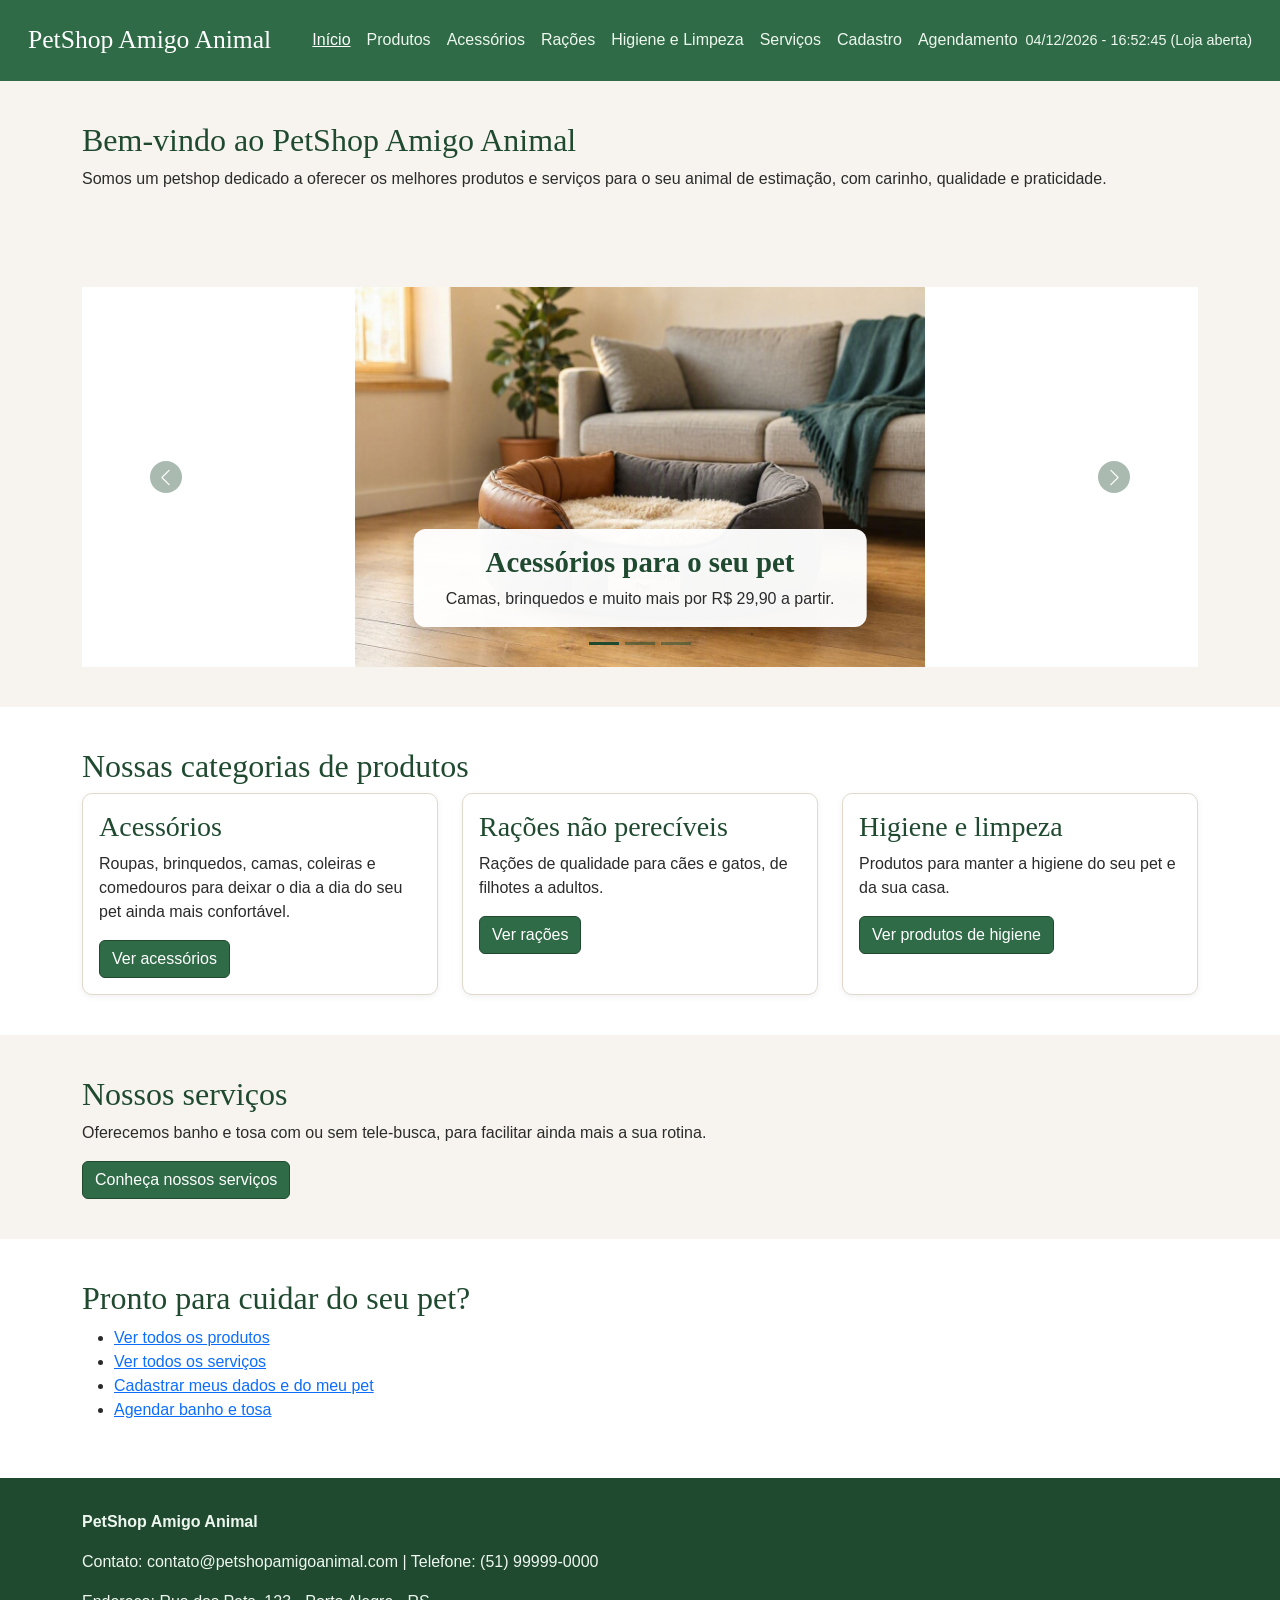
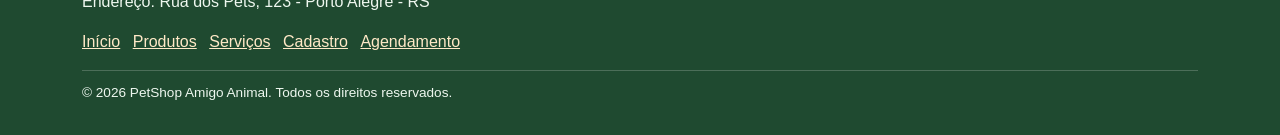
<file: index.html>
<!doctype html>
<html lang="pt-BR">
  <head>
    <meta charset="UTF-8" />
    <meta name="viewport" content="width=device-width, initial-scale=1.0" />
    <title>PetShop Amigo Animal - Início</title>

    <!-- Bootstrap 5 via CDN: usado para grid, navbar, cards e carrossel -->
    <link
      href="https://cdn.jsdelivr.net/npm/bootstrap@5.3.3/dist/css/bootstrap.min.css"
      rel="stylesheet"
    />
    <!-- CSS próprio: identidade visual do petshop -->
    <link rel="stylesheet" href="css/style.css" />
  </head>
  <body>
    <!-- Cabeçalho com navegação responsiva (navbar do Bootstrap) -->
    <header class="site-header">
      <nav class="navbar navbar-expand-lg navbar-dark">
        <div class="container-fluid">
          <a class="navbar-brand" href="index.html">
            <h1>PetShop Amigo Animal</h1>
          </a>
          <button
            class="navbar-toggler"
            type="button"
            data-bs-toggle="collapse"
            data-bs-target="#menuPrincipal"
            aria-controls="menuPrincipal"
            aria-expanded="false"
            aria-label="Abrir menu de navegação"
          >
            <span class="navbar-toggler-icon"></span>
          </button>
          <div class="collapse navbar-collapse" id="menuPrincipal">
            <ul class="navbar-nav ms-auto mb-2 mb-lg-0">
              <li class="nav-item">
                <a class="nav-link active" aria-current="page" href="index.html"
                  >Início</a
                >
              </li>
              <li class="nav-item">
                <a class="nav-link" href="produtos.html">Produtos</a>
              </li>
              <li class="nav-item">
                <a class="nav-link" href="acessorios.html">Acessórios</a>
              </li>
              <li class="nav-item">
                <a class="nav-link" href="racoes.html">Rações</a>
              </li>
              <li class="nav-item">
                <a class="nav-link" href="higiene.html">Higiene e Limpeza</a>
              </li>
              <li class="nav-item">
                <a class="nav-link" href="servicos.html">Serviços</a>
              </li>
              <li class="nav-item">
                <a class="nav-link" href="cadastro.html">Cadastro</a>
              </li>
              <li class="nav-item">
                <a class="nav-link" href="agendamento.html">Agendamento</a>
              </li>
            </ul>
          </div>
          <!-- Relógio dinâmico, atualizado via JavaScript (função temporal) -->
          <div id="relogio" aria-live="polite"></div>
        </div>
      </nav>
    </header>

    <main>
      <section class="secao">
        <div class="container">
          <h2>Bem-vindo ao PetShop Amigo Animal</h2>
          <p>
            Somos um petshop dedicado a oferecer os melhores produtos e serviços
            para o seu animal de estimação, com carinho, qualidade e
            praticidade.
          </p>
        </div>
      </section>

      <!-- Carrossel Bootstrap: obrigatório na Fase 2, com controles e acessibilidade -->
      <section class="secao" aria-label="Destaques do petshop">
        <div class="container">
          <div
            id="carrossel-destaques"
            class="carousel slide"
            data-bs-ride="carousel"
          >
            <div class="carousel-indicators">
              <button
                type="button"
                data-bs-target="#carrossel-destaques"
                data-bs-slide-to="0"
                class="active"
                aria-current="true"
                aria-label="Slide 1: Acessórios"
              ></button>
              <button
                type="button"
                data-bs-target="#carrossel-destaques"
                data-bs-slide-to="1"
                aria-label="Slide 2: Rações"
              ></button>
              <button
                type="button"
                data-bs-target="#carrossel-destaques"
                data-bs-slide-to="2"
                aria-label="Slide 3: Banho e tosa"
              ></button>
            </div>
            <div class="carousel-inner">
              <div class="carousel-item active">
                <img
                  src="imagens/Acessorio1.jpg"
                  class="d-block w-100"
                  alt="Cama Conforto Pet, acessório em destaque"
                />
                <div class="carousel-caption d-none d-md-block">
                  <h3>Acessórios para o seu pet</h3>
                  <p>Camas, brinquedos e muito mais por R$ 29,90 a partir.</p>
                </div>
              </div>
              <div class="carousel-item">
                <img
                  src="imagens/racao-cao.jpg"
                  class="d-block w-100"
                  alt="Embalagem de ração premium para cães em destaque"
                />
                <div class="carousel-caption d-none d-md-block">
                  <h3>Rações de qualidade</h3>
                  <p>Alimentação completa para cães e gatos.</p>
                </div>
              </div>
              <div class="carousel-item">
                <img
                  src="imagens/banho-e-tosa.jpg"
                  class="d-block w-100"
                  alt="Ilustração do serviço de banho e tosa"
                />
                <div class="carousel-caption d-none d-md-block">
                  <h3>Banho e Tosa</h3>
                  <p>
                    Com ou sem tele-busca, do jeito que for melhor para você.
                  </p>
                </div>
              </div>
            </div>
            <button
              class="carousel-control-prev"
              type="button"
              data-bs-target="#carrossel-destaques"
              data-bs-slide="prev"
            >
              <span
                class="carousel-control-prev-icon"
                aria-hidden="true"
              ></span>
              <span class="visually-hidden">Anterior</span>
            </button>
            <button
              class="carousel-control-next"
              type="button"
              data-bs-target="#carrossel-destaques"
              data-bs-slide="next"
            >
              <span
                class="carousel-control-next-icon"
                aria-hidden="true"
              ></span>
              <span class="visually-hidden">Próximo</span>
            </button>
          </div>
        </div>
      </section>

      <section class="secao secao-clara">
        <div class="container">
          <h2>Nossas categorias de produtos</h2>
          <div class="row g-4">
            <div class="col-md-4">
              <article class="card-produto p-3">
                <h3>Acessórios</h3>
                <p>
                  Roupas, brinquedos, camas, coleiras e comedouros para deixar o
                  dia a dia do seu pet ainda mais confortável.
                </p>
                <a class="btn btn-petshop" href="acessorios.html"
                  >Ver acessórios</a
                >
              </article>
            </div>
            <div class="col-md-4">
              <article class="card-produto p-3">
                <h3>Rações não perecíveis</h3>
                <p>
                  Rações de qualidade para cães e gatos, de filhotes a adultos.
                </p>
                <a class="btn btn-petshop" href="racoes.html">Ver rações</a>
              </article>
            </div>
            <div class="col-md-4">
              <article class="card-produto p-3">
                <h3>Higiene e limpeza</h3>
                <p>Produtos para manter a higiene do seu pet e da sua casa.</p>
                <a class="btn btn-petshop" href="higiene.html"
                  >Ver produtos de higiene</a
                >
              </article>
            </div>
          </div>
        </div>
      </section>

      <section class="secao">
        <div class="container">
          <h2>Nossos serviços</h2>
          <p>
            Oferecemos banho e tosa com ou sem tele-busca, para facilitar ainda
            mais a sua rotina.
          </p>
          <a class="btn btn-petshop" href="servicos.html"
            >Conheça nossos serviços</a
          >
        </div>
      </section>

      <section class="secao secao-clara">
        <div class="container">
          <h2>Pronto para cuidar do seu pet?</h2>
          <ul>
            <li><a href="produtos.html">Ver todos os produtos</a></li>
            <li><a href="servicos.html">Ver todos os serviços</a></li>
            <li>
              <a href="cadastro.html">Cadastrar meus dados e do meu pet</a>
            </li>
            <li><a href="agendamento.html">Agendar banho e tosa</a></li>
          </ul>
        </div>
      </section>
    </main>

    <footer class="site-footer">
      <div class="container">
        <p><strong>PetShop Amigo Animal</strong></p>
        <p></p>
        <p>
          Contato: contato@petshopamigoanimal.com | Telefone: (51) 99999-0000
        </p>
        <p>Endereço: Rua dos Pets, 123 - Porto Alegre - RS</p>
        <nav aria-label="Links do rodapé">
          <ul class="list-inline">
            <li class="list-inline-item"><a href="index.html">Início</a></li>
            <li class="list-inline-item">
              <a href="produtos.html">Produtos</a>
            </li>
            <li class="list-inline-item">
              <a href="servicos.html">Serviços</a>
            </li>
            <li class="list-inline-item">
              <a href="cadastro.html">Cadastro</a>
            </li>
            <li class="list-inline-item">
              <a href="agendamento.html">Agendamento</a>
            </li>
          </ul>
        </nav>
        <p class="copyright">
          &copy; 2026 PetShop Amigo Animal. Todos os direitos reservados.
        </p>
      </div>
    </footer>

    <!-- Bootstrap JS (necessário para navbar responsiva e carrossel) -->
    <script src="https://cdn.jsdelivr.net/npm/bootstrap@5.3.3/dist/js/bootstrap.bundle.min.js"></script>
    <!-- Script próprio: relógio, validações e interações -->
    <script src="js/script.js"></script>
  </body>
</html>
</file>
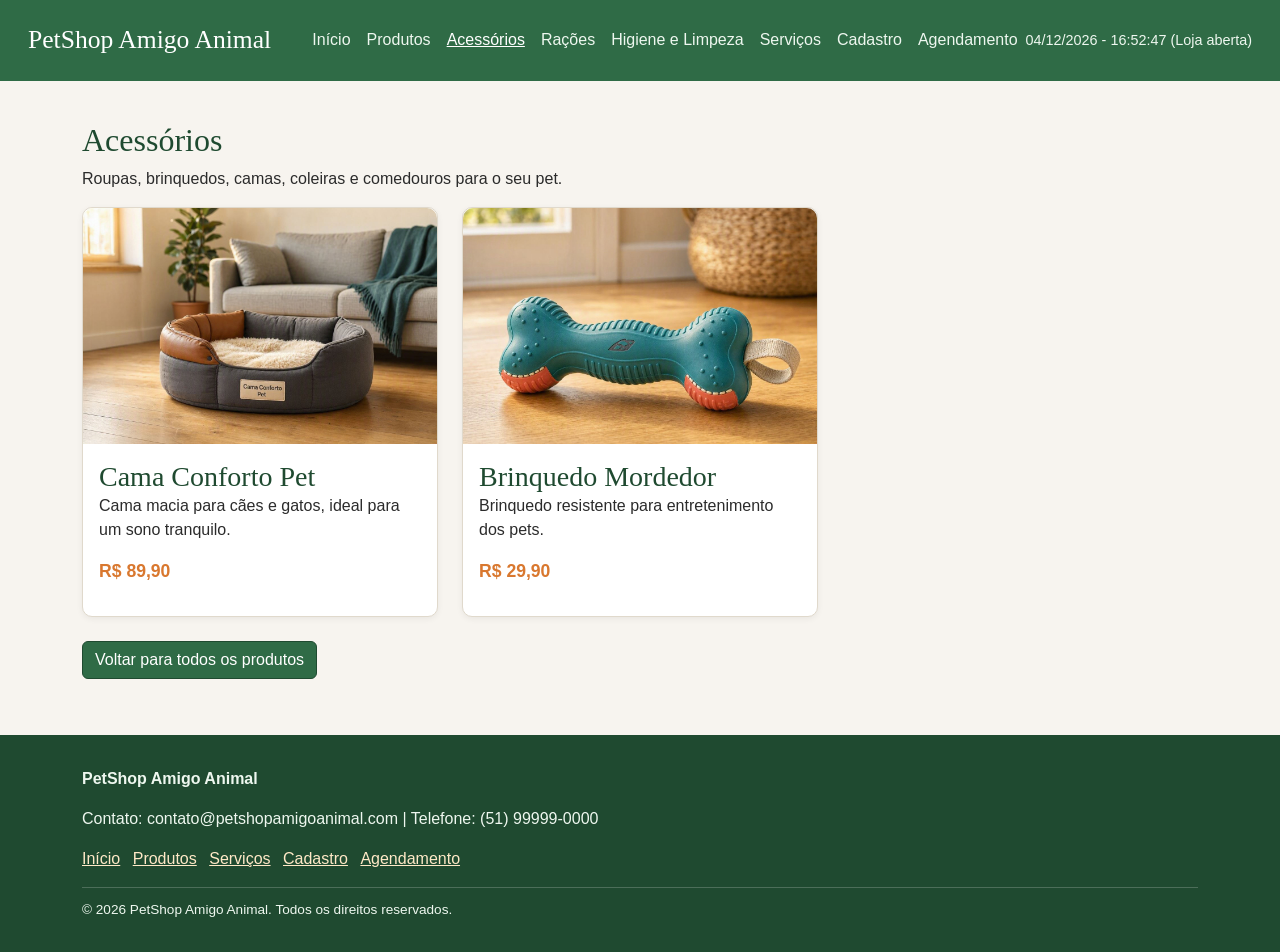
<file: acessorios.html>
<!doctype html>
<html lang="pt-BR">
  <head>
    <meta charset="UTF-8" />
    <meta name="viewport" content="width=device-width, initial-scale=1.0" />
    <title>PetShop Amigo Animal - Acessórios</title>
    <link
      href="https://cdn.jsdelivr.net/npm/bootstrap@5.3.3/dist/css/bootstrap.min.css"
      rel="stylesheet"
    />
    <link rel="stylesheet" href="css/style.css" />
  </head>
  <body>
    <header class="site-header">
      <nav class="navbar navbar-expand-lg navbar-dark">
        <div class="container-fluid">
          <a class="navbar-brand" href="index.html"
            ><h1>PetShop Amigo Animal</h1></a
          >
          <button
            class="navbar-toggler"
            type="button"
            data-bs-toggle="collapse"
            data-bs-target="#menuPrincipal"
            aria-controls="menuPrincipal"
            aria-expanded="false"
            aria-label="Abrir menu de navegação"
          >
            <span class="navbar-toggler-icon"></span>
          </button>
          <div class="collapse navbar-collapse" id="menuPrincipal">
            <ul class="navbar-nav ms-auto mb-2 mb-lg-0">
              <li class="nav-item">
                <a class="nav-link" href="index.html">Início</a>
              </li>
              <li class="nav-item">
                <a class="nav-link" href="produtos.html">Produtos</a>
              </li>
              <li class="nav-item">
                <a
                  class="nav-link active"
                  aria-current="page"
                  href="acessorios.html"
                  >Acessórios</a
                >
              </li>
              <li class="nav-item">
                <a class="nav-link" href="racoes.html">Rações</a>
              </li>
              <li class="nav-item">
                <a class="nav-link" href="higiene.html">Higiene e Limpeza</a>
              </li>
              <li class="nav-item">
                <a class="nav-link" href="servicos.html">Serviços</a>
              </li>
              <li class="nav-item">
                <a class="nav-link" href="cadastro.html">Cadastro</a>
              </li>
              <li class="nav-item">
                <a class="nav-link" href="agendamento.html">Agendamento</a>
              </li>
            </ul>
          </div>
          <div id="relogio" aria-live="polite"></div>
        </div>
      </nav>
    </header>

    <main>
      <section class="secao">
        <div class="container">
          <h2>Acessórios</h2>
          <p>
            Roupas, brinquedos, camas, coleiras e comedouros para o seu pet.
          </p>

          <div class="row g-4">
            <div class="col-sm-6 col-lg-4">
              <article class="card-produto">
                <img
                  src="imagens/Acessorio1.jpg"
                  class="w-100"
                  alt="Cama macia para cães e gatos, na cor bege"
                />
                <div class="p-3">
                  <h3 class="card-title">Cama Conforto Pet</h3>
                  <p>
                    Cama macia para cães e gatos, ideal para um sono tranquilo.
                  </p>
                  <p class="preco">R$ 89,90</p>
                </div>
              </article>
            </div>
            <div class="col-sm-6 col-lg-4">
              <article class="card-produto">
                <img
                  src="imagens/Acessorio2.jpg"
                  class="w-100"
                  alt="Brinquedo mordedor resistente na cor verde"
                />
                <div class="p-3">
                  <h3 class="card-title">Brinquedo Mordedor</h3>
                  <p>Brinquedo resistente para entretenimento dos pets.</p>
                  <p class="preco">R$ 29,90</p>
                </div>
              </article>
            </div>
          </div>

          <p class="mt-4">
            <a class="btn btn-petshop" href="produtos.html"
              >Voltar para todos os produtos</a
            >
          </p>
        </div>
      </section>
    </main>

    <footer class="site-footer">
      <div class="container">
        <p><strong>PetShop Amigo Animal</strong></p>
        <p></p>
        <p>
          Contato: contato@petshopamigoanimal.com | Telefone: (51) 99999-0000
        </p>
        <nav aria-label="Links do rodapé">
          <ul class="list-inline">
            <li class="list-inline-item"><a href="index.html">Início</a></li>
            <li class="list-inline-item">
              <a href="produtos.html">Produtos</a>
            </li>
            <li class="list-inline-item">
              <a href="servicos.html">Serviços</a>
            </li>
            <li class="list-inline-item">
              <a href="cadastro.html">Cadastro</a>
            </li>
            <li class="list-inline-item">
              <a href="agendamento.html">Agendamento</a>
            </li>
          </ul>
        </nav>
        <p class="copyright">
          &copy; 2026 PetShop Amigo Animal. Todos os direitos reservados.
        </p>
      </div>
    </footer>

    <script src="https://cdn.jsdelivr.net/npm/bootstrap@5.3.3/dist/js/bootstrap.bundle.min.js"></script>
    <script src="js/script.js"></script>
  </body>
</html>
</file>
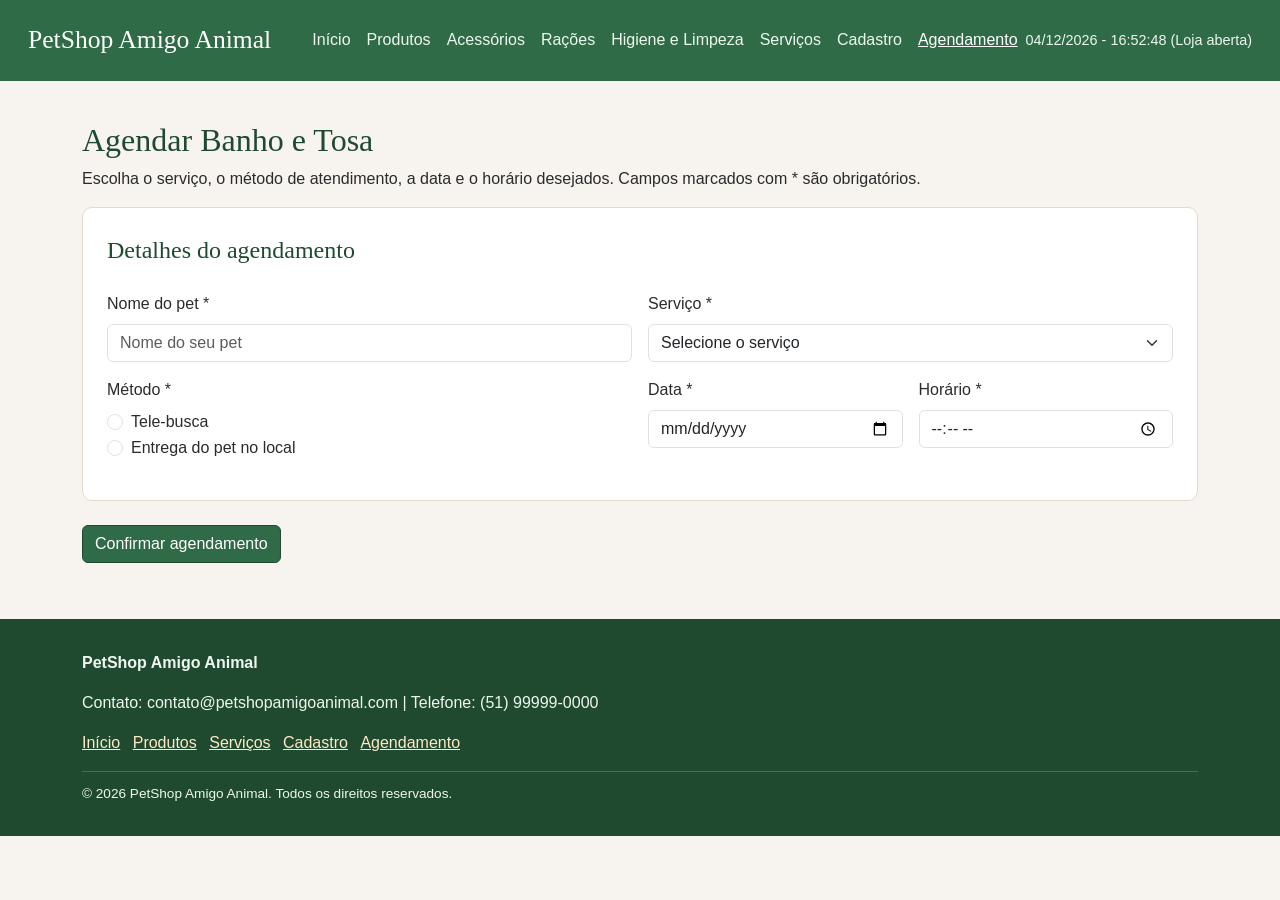
<file: agendamento.html>
<!doctype html>
<html lang="pt-BR">
  <head>
    <meta charset="UTF-8" />
    <meta name="viewport" content="width=device-width, initial-scale=1.0" />
    <title>PetShop Amigo Animal - Agendamento</title>
    <link
      href="https://cdn.jsdelivr.net/npm/bootstrap@5.3.3/dist/css/bootstrap.min.css"
      rel="stylesheet"
    />
    <link rel="stylesheet" href="css/style.css" />
  </head>
  <body>
    <header class="site-header">
      <nav class="navbar navbar-expand-lg navbar-dark">
        <div class="container-fluid">
          <a class="navbar-brand" href="index.html"
            ><h1>PetShop Amigo Animal</h1></a
          >
          <button
            class="navbar-toggler"
            type="button"
            data-bs-toggle="collapse"
            data-bs-target="#menuPrincipal"
            aria-controls="menuPrincipal"
            aria-expanded="false"
            aria-label="Abrir menu de navegação"
          >
            <span class="navbar-toggler-icon"></span>
          </button>
          <div class="collapse navbar-collapse" id="menuPrincipal">
            <ul class="navbar-nav ms-auto mb-2 mb-lg-0">
              <li class="nav-item">
                <a class="nav-link" href="index.html">Início</a>
              </li>
              <li class="nav-item">
                <a class="nav-link" href="produtos.html">Produtos</a>
              </li>
              <li class="nav-item">
                <a class="nav-link" href="acessorios.html">Acessórios</a>
              </li>
              <li class="nav-item">
                <a class="nav-link" href="racoes.html">Rações</a>
              </li>
              <li class="nav-item">
                <a class="nav-link" href="higiene.html">Higiene e Limpeza</a>
              </li>
              <li class="nav-item">
                <a class="nav-link" href="servicos.html">Serviços</a>
              </li>
              <li class="nav-item">
                <a class="nav-link" href="cadastro.html">Cadastro</a>
              </li>
              <li class="nav-item">
                <a
                  class="nav-link active"
                  aria-current="page"
                  href="agendamento.html"
                  >Agendamento</a
                >
              </li>
            </ul>
          </div>
          <div id="relogio" aria-live="polite"></div>
        </div>
      </nav>
    </header>

    <main>
      <section class="secao">
        <div class="container">
          <h2>Agendar Banho e Tosa</h2>
          <p>
            Escolha o serviço, o método de atendimento, a data e o horário
            desejados. Campos marcados com * são obrigatórios.
          </p>

          <form id="form-agendamento" novalidate>
            <fieldset class="form-secao">
              <legend>Detalhes do agendamento</legend>

              <div class="row g-3">
                <div class="col-md-6">
                  <label for="nome-pet-agendamento" class="form-label"
                    >Nome do pet *</label
                  >
                  <input
                    type="text"
                    class="form-control"
                    id="nome-pet-agendamento"
                    name="nome-pet-agendamento"
                    placeholder="Nome do seu pet"
                    required
                  />
                </div>

                <div class="col-md-6">
                  <label for="servico" class="form-label">Serviço *</label>
                  <select
                    class="form-select"
                    id="servico"
                    name="servico"
                    required
                  >
                    <option value="" selected disabled>
                      Selecione o serviço
                    </option>
                    <option value="Banho e Tosa">Banho e Tosa</option>
                  </select>
                </div>

                <div class="col-md-6">
                  <label class="form-label d-block">Método *</label>
                  <div class="form-check">
                    <input
                      class="form-check-input"
                      type="radio"
                      name="metodo"
                      id="metodo-tele-busca"
                      value="tele-busca"
                      required
                    />
                    <label class="form-check-label" for="metodo-tele-busca"
                      >Tele-busca</label
                    >
                  </div>
                  <div class="form-check">
                    <input
                      class="form-check-input"
                      type="radio"
                      name="metodo"
                      id="metodo-local"
                      value="entrega-local"
                    />
                    <label class="form-check-label" for="metodo-local"
                      >Entrega do pet no local</label
                    >
                  </div>
                  <!-- Mensagem de orientação, atualizada dinamicamente conforme o método escolhido -->
                  <p
                    id="orientacao-metodo"
                    class="mt-2 fst-italic"
                    aria-live="polite"
                  ></p>
                </div>

                <div class="col-md-3">
                  <label for="data-agendamento" class="form-label"
                    >Data *</label
                  >
                  <input
                    type="date"
                    class="form-control"
                    id="data-agendamento"
                    name="data-agendamento"
                    required
                  />
                </div>

                <div class="col-md-3">
                  <label for="horario-agendamento" class="form-label"
                    >Horário *</label
                  >
                  <input
                    type="time"
                    class="form-control"
                    id="horario-agendamento"
                    name="horario-agendamento"
                    required
                  />
                </div>
              </div>
            </fieldset>

            <button type="submit" class="btn btn-petshop">
              Confirmar agendamento
            </button>

            <!-- Mensagem de sucesso/erro, preenchida dinamicamente pelo JavaScript -->
            <div
              id="mensagem-agendamento"
              class="mt-3"
              role="alert"
              aria-live="polite"
            ></div>

            <!-- Resumo do agendamento, gerado dinamicamente após confirmação -->
            <div id="resumo-agendamento" class="mt-3" hidden aria-live="polite">
              <h3>Resumo do agendamento</h3>
              <p>Pet: <span id="resumo-pet"></span></p>
              <p>Serviço: <span id="resumo-servico"></span></p>
              <p>Método: <span id="resumo-metodo"></span></p>
              <p>Data: <span id="resumo-data"></span></p>
              <p>Horário: <span id="resumo-horario"></span></p>
            </div>
          </form>
        </div>
      </section>
    </main>

    <footer class="site-footer">
      <div class="container">
        <p><strong>PetShop Amigo Animal</strong></p>
        <p></p>
        <p>
          Contato: contato@petshopamigoanimal.com | Telefone: (51) 99999-0000
        </p>
        <nav aria-label="Links do rodapé">
          <ul class="list-inline">
            <li class="list-inline-item"><a href="index.html">Início</a></li>
            <li class="list-inline-item">
              <a href="produtos.html">Produtos</a>
            </li>
            <li class="list-inline-item">
              <a href="servicos.html">Serviços</a>
            </li>
            <li class="list-inline-item">
              <a href="cadastro.html">Cadastro</a>
            </li>
            <li class="list-inline-item">
              <a href="agendamento.html">Agendamento</a>
            </li>
          </ul>
        </nav>
        <p class="copyright">
          &copy; 2026 PetShop Amigo Animal. Todos os direitos reservados.
        </p>
      </div>
    </footer>

    <script src="https://cdn.jsdelivr.net/npm/bootstrap@5.3.3/dist/js/bootstrap.bundle.min.js"></script>
    <script src="js/script.js"></script>
  </body>
</html>
</file>
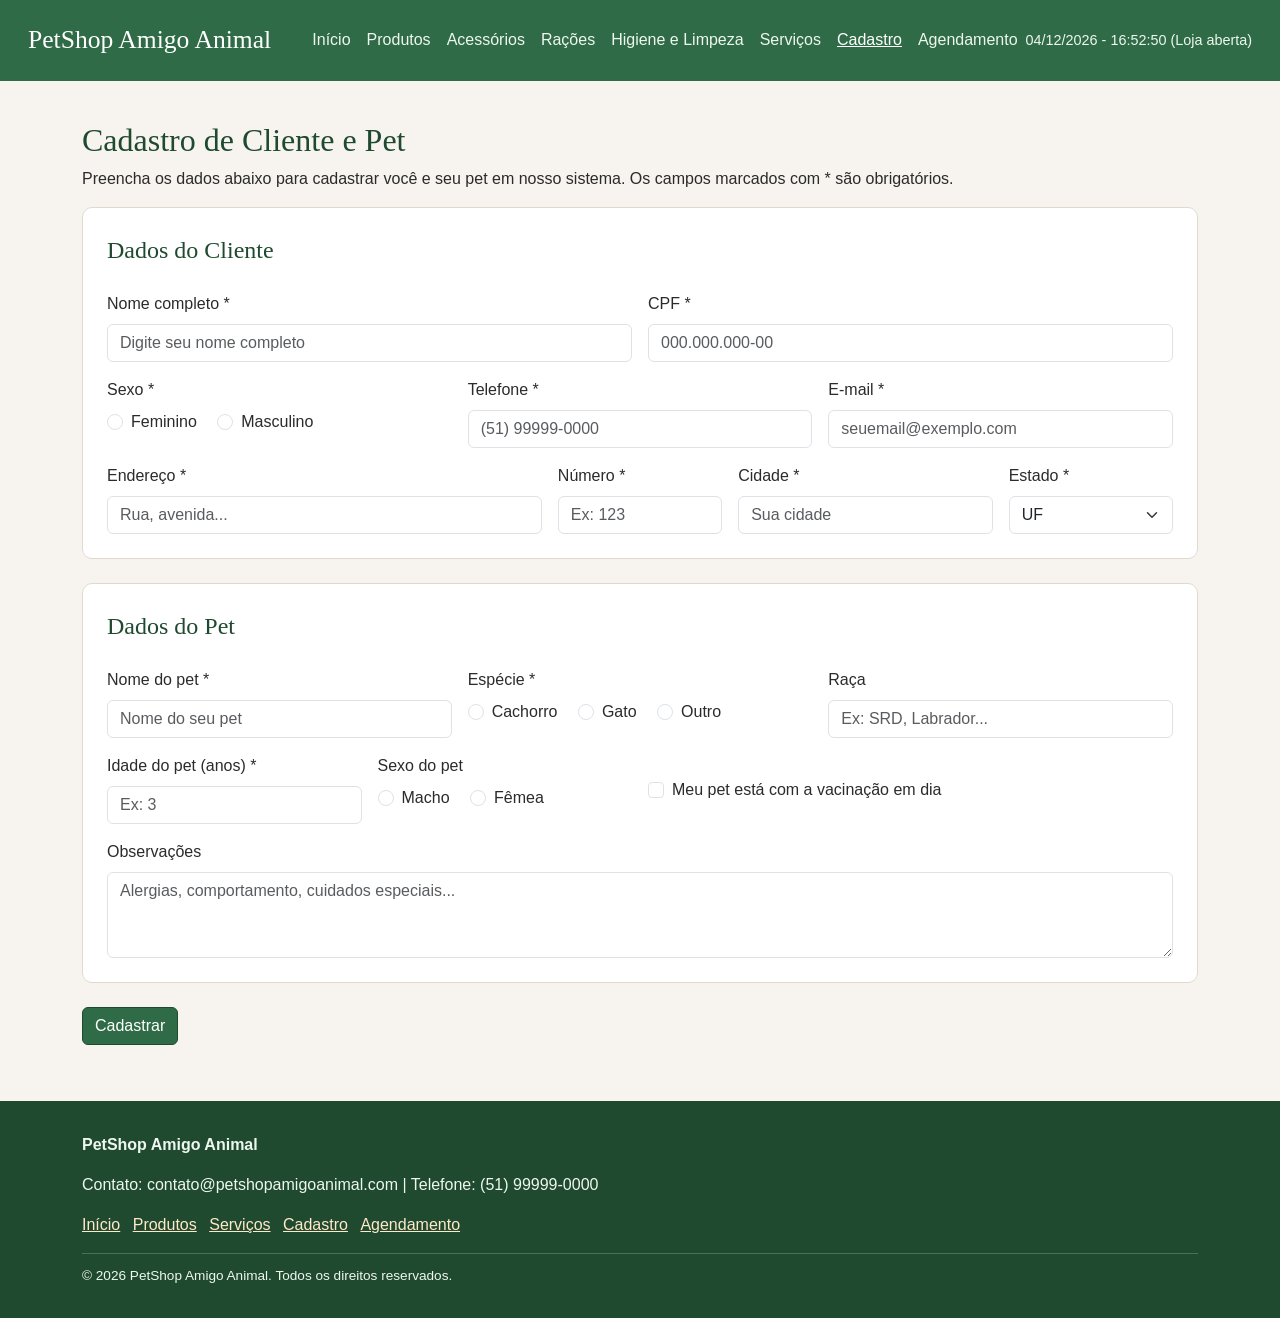
<file: cadastro.html>
<!doctype html>
<html lang="pt-BR">
  <head>
    <meta charset="UTF-8" />
    <meta name="viewport" content="width=device-width, initial-scale=1.0" />
    <title>PetShop Amigo Animal - Cadastro</title>
    <link
      href="https://cdn.jsdelivr.net/npm/bootstrap@5.3.3/dist/css/bootstrap.min.css"
      rel="stylesheet"
    />
    <link rel="stylesheet" href="css/style.css" />
  </head>
  <body>
    <header class="site-header">
      <nav class="navbar navbar-expand-lg navbar-dark">
        <div class="container-fluid">
          <a class="navbar-brand" href="index.html"
            ><h1>PetShop Amigo Animal</h1></a
          >
          <button
            class="navbar-toggler"
            type="button"
            data-bs-toggle="collapse"
            data-bs-target="#menuPrincipal"
            aria-controls="menuPrincipal"
            aria-expanded="false"
            aria-label="Abrir menu de navegação"
          >
            <span class="navbar-toggler-icon"></span>
          </button>
          <div class="collapse navbar-collapse" id="menuPrincipal">
            <ul class="navbar-nav ms-auto mb-2 mb-lg-0">
              <li class="nav-item">
                <a class="nav-link" href="index.html">Início</a>
              </li>
              <li class="nav-item">
                <a class="nav-link" href="produtos.html">Produtos</a>
              </li>
              <li class="nav-item">
                <a class="nav-link" href="acessorios.html">Acessórios</a>
              </li>
              <li class="nav-item">
                <a class="nav-link" href="racoes.html">Rações</a>
              </li>
              <li class="nav-item">
                <a class="nav-link" href="higiene.html">Higiene e Limpeza</a>
              </li>
              <li class="nav-item">
                <a class="nav-link" href="servicos.html">Serviços</a>
              </li>
              <li class="nav-item">
                <a
                  class="nav-link active"
                  aria-current="page"
                  href="cadastro.html"
                  >Cadastro</a
                >
              </li>
              <li class="nav-item">
                <a class="nav-link" href="agendamento.html">Agendamento</a>
              </li>
            </ul>
          </div>
          <div id="relogio" aria-live="polite"></div>
        </div>
      </nav>
    </header>

    <main>
      <section class="secao">
        <div class="container">
          <h2>Cadastro de Cliente e Pet</h2>
          <p>
            Preencha os dados abaixo para cadastrar você e seu pet em nosso
            sistema. Os campos marcados com * são obrigatórios.
          </p>

          <!-- Formulário único: seção do cliente + seção do pet.
                     novalidate desativa a bolha padrão do navegador para que
                     a mensagem de erro personalizada (JS) seja exibida. -->
          <form id="form-cadastro" novalidate>
            <!-- Seção: dados do cliente -->
            <fieldset class="form-secao">
              <legend>Dados do Cliente</legend>

              <div class="row g-3">
                <div class="col-md-6">
                  <label for="nome-cliente" class="form-label"
                    >Nome completo *</label
                  >
                  <input
                    type="text"
                    class="form-control"
                    id="nome-cliente"
                    name="nome-cliente"
                    placeholder="Digite seu nome completo"
                    required
                  />
                </div>

                <div class="col-md-6">
                  <label for="cpf" class="form-label">CPF *</label>
                  <input
                    type="text"
                    class="form-control"
                    id="cpf"
                    name="cpf"
                    placeholder="000.000.000-00"
                    required
                    inputmode="numeric"
                    maxlength="14"
                  />
                </div>

                <div class="col-md-4">
                  <label class="form-label d-block">Sexo *</label>
                  <div class="form-check form-check-inline">
                    <input
                      class="form-check-input"
                      type="radio"
                      name="sexo"
                      id="sexo-feminino"
                      value="feminino"
                      required
                    />
                    <label class="form-check-label" for="sexo-feminino"
                      >Feminino</label
                    >
                  </div>
                  <div class="form-check form-check-inline">
                    <input
                      class="form-check-input"
                      type="radio"
                      name="sexo"
                      id="sexo-masculino"
                      value="masculino"
                    />
                    <label class="form-check-label" for="sexo-masculino"
                      >Masculino</label
                    >
                  </div>
                </div>

                <div class="col-md-4">
                  <label for="telefone" class="form-label">Telefone *</label>
                  <input
                    type="tel"
                    class="form-control"
                    id="telefone"
                    name="telefone"
                    placeholder="(51) 99999-0000"
                    required
                  />
                </div>

                <div class="col-md-4">
                  <label for="email" class="form-label">E-mail *</label>
                  <input
                    type="email"
                    class="form-control"
                    id="email"
                    name="email"
                    placeholder="seuemail@exemplo.com"
                    required
                  />
                </div>

                <div class="col-md-5">
                  <label for="endereco" class="form-label">Endereço *</label>
                  <input
                    type="text"
                    class="form-control"
                    id="endereco"
                    name="endereco"
                    placeholder="Rua, avenida..."
                    required
                  />
                </div>

                <div class="col-md-2">
                  <label for="numero" class="form-label">Número *</label>
                  <input
                    type="number"
                    class="form-control"
                    id="numero"
                    name="numero"
                    placeholder="Ex: 123"
                    min="1"
                    required
                  />
                </div>

                <div class="col-md-3">
                  <label for="cidade" class="form-label">Cidade *</label>
                  <input
                    type="text"
                    class="form-control"
                    id="cidade"
                    name="cidade"
                    placeholder="Sua cidade"
                    required
                  />
                </div>

                <div class="col-md-2">
                  <label for="estado" class="form-label">Estado *</label>
                  <select
                    class="form-select"
                    id="estado"
                    name="estado"
                    required
                  >
                    <option value="" selected disabled>UF</option>
                    <option value="RS">RS</option>
                    <option value="SC">SC</option>
                    <option value="PR">PR</option>
                    <option value="SP">SP</option>
                    <option value="RJ">RJ</option>
                    <option value="outro">Outro</option>
                  </select>
                </div>
              </div>
            </fieldset>

            <!-- Seção: dados do pet -->
            <fieldset class="form-secao">
              <legend>Dados do Pet</legend>

              <div class="row g-3">
                <div class="col-md-4">
                  <label for="nome-pet" class="form-label">Nome do pet *</label>
                  <input
                    type="text"
                    class="form-control"
                    id="nome-pet"
                    name="nome-pet"
                    placeholder="Nome do seu pet"
                    required
                  />
                </div>

                <div class="col-md-4">
                  <label class="form-label d-block">Espécie *</label>
                  <div class="form-check form-check-inline">
                    <input
                      class="form-check-input"
                      type="radio"
                      name="especie"
                      id="especie-cachorro"
                      value="cachorro"
                      required
                    />
                    <label class="form-check-label" for="especie-cachorro"
                      >Cachorro</label
                    >
                  </div>
                  <div class="form-check form-check-inline">
                    <input
                      class="form-check-input"
                      type="radio"
                      name="especie"
                      id="especie-gato"
                      value="gato"
                    />
                    <label class="form-check-label" for="especie-gato"
                      >Gato</label
                    >
                  </div>
                  <div class="form-check form-check-inline">
                    <input
                      class="form-check-input"
                      type="radio"
                      name="especie"
                      id="especie-outro"
                      value="outro"
                    />
                    <label class="form-check-label" for="especie-outro"
                      >Outro</label
                    >
                  </div>
                </div>

                <div class="col-md-4">
                  <label for="raca" class="form-label">Raça</label>
                  <input
                    type="text"
                    class="form-control"
                    id="raca"
                    name="raca"
                    placeholder="Ex: SRD, Labrador..."
                  />
                </div>

                <div class="col-md-3">
                  <label for="idade-pet" class="form-label"
                    >Idade do pet (anos) *</label
                  >
                  <input
                    type="number"
                    class="form-control"
                    id="idade-pet"
                    name="idade-pet"
                    min="0"
                    max="40"
                    placeholder="Ex: 3"
                    required
                  />
                </div>

                <div class="col-md-3">
                  <label class="form-label d-block">Sexo do pet</label>
                  <div class="form-check form-check-inline">
                    <input
                      class="form-check-input"
                      type="radio"
                      name="sexo-pet"
                      id="sexo-pet-macho"
                      value="macho"
                    />
                    <label class="form-check-label" for="sexo-pet-macho"
                      >Macho</label
                    >
                  </div>
                  <div class="form-check form-check-inline">
                    <input
                      class="form-check-input"
                      type="radio"
                      name="sexo-pet"
                      id="sexo-pet-femea"
                      value="femea"
                    />
                    <label class="form-check-label" for="sexo-pet-femea"
                      >Fêmea</label
                    >
                  </div>
                </div>

                <div class="col-md-6">
                  <div class="form-check mt-4">
                    <input
                      class="form-check-input"
                      type="checkbox"
                      id="vacinado"
                      name="vacinado"
                    />
                    <label class="form-check-label" for="vacinado"
                      >Meu pet está com a vacinação em dia</label
                    >
                  </div>
                </div>

                <div class="col-12">
                  <label for="observacoes" class="form-label"
                    >Observações</label
                  >
                  <textarea
                    class="form-control"
                    id="observacoes"
                    name="observacoes"
                    rows="3"
                    placeholder="Alergias, comportamento, cuidados especiais..."
                  ></textarea>
                </div>
              </div>
            </fieldset>

            <button type="submit" class="btn btn-petshop">Cadastrar</button>

            <!-- Mensagem de sucesso/erro, preenchida dinamicamente pelo JavaScript -->
            <div
              id="mensagem-cadastro"
              class="mt-3"
              role="alert"
              aria-live="polite"
            ></div>
          </form>
        </div>
      </section>
    </main>

    <footer class="site-footer">
      <div class="container">
        <p><strong>PetShop Amigo Animal</strong></p>
        <p></p>
        <p>
          Contato: contato@petshopamigoanimal.com | Telefone: (51) 99999-0000
        </p>
        <nav aria-label="Links do rodapé">
          <ul class="list-inline">
            <li class="list-inline-item"><a href="index.html">Início</a></li>
            <li class="list-inline-item">
              <a href="produtos.html">Produtos</a>
            </li>
            <li class="list-inline-item">
              <a href="servicos.html">Serviços</a>
            </li>
            <li class="list-inline-item">
              <a href="cadastro.html">Cadastro</a>
            </li>
            <li class="list-inline-item">
              <a href="agendamento.html">Agendamento</a>
            </li>
          </ul>
        </nav>
        <p class="copyright">
          &copy; 2026 PetShop Amigo Animal. Todos os direitos reservados.
        </p>
      </div>
    </footer>

    <script src="https://cdn.jsdelivr.net/npm/bootstrap@5.3.3/dist/js/bootstrap.bundle.min.js"></script>
    <script src="js/script.js"></script>
  </body>
</html>
</file>
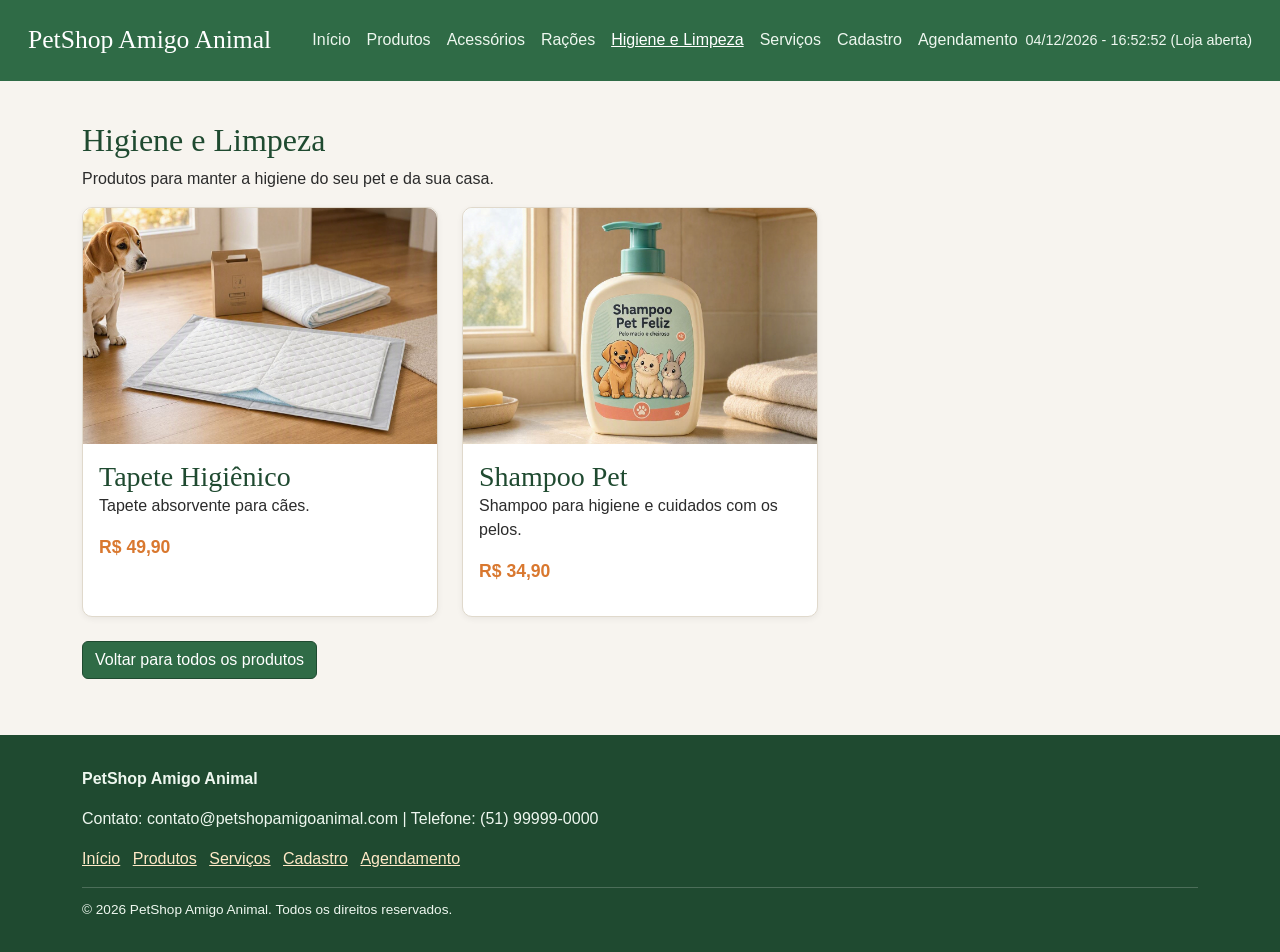
<file: higiene.html>
<!doctype html>
<html lang="pt-BR">
  <head>
    <meta charset="UTF-8" />
    <meta name="viewport" content="width=device-width, initial-scale=1.0" />
    <title>PetShop Amigo Animal - Higiene e Limpeza</title>
    <link
      href="https://cdn.jsdelivr.net/npm/bootstrap@5.3.3/dist/css/bootstrap.min.css"
      rel="stylesheet"
    />
    <link rel="stylesheet" href="css/style.css" />
  </head>
  <body>
    <header class="site-header">
      <nav class="navbar navbar-expand-lg navbar-dark">
        <div class="container-fluid">
          <a class="navbar-brand" href="index.html"
            ><h1>PetShop Amigo Animal</h1></a
          >
          <button
            class="navbar-toggler"
            type="button"
            data-bs-toggle="collapse"
            data-bs-target="#menuPrincipal"
            aria-controls="menuPrincipal"
            aria-expanded="false"
            aria-label="Abrir menu de navegação"
          >
            <span class="navbar-toggler-icon"></span>
          </button>
          <div class="collapse navbar-collapse" id="menuPrincipal">
            <ul class="navbar-nav ms-auto mb-2 mb-lg-0">
              <li class="nav-item">
                <a class="nav-link" href="index.html">Início</a>
              </li>
              <li class="nav-item">
                <a class="nav-link" href="produtos.html">Produtos</a>
              </li>
              <li class="nav-item">
                <a class="nav-link" href="acessorios.html">Acessórios</a>
              </li>
              <li class="nav-item">
                <a class="nav-link" href="racoes.html">Rações</a>
              </li>
              <li class="nav-item">
                <a
                  class="nav-link active"
                  aria-current="page"
                  href="higiene.html"
                  >Higiene e Limpeza</a
                >
              </li>
              <li class="nav-item">
                <a class="nav-link" href="servicos.html">Serviços</a>
              </li>
              <li class="nav-item">
                <a class="nav-link" href="cadastro.html">Cadastro</a>
              </li>
              <li class="nav-item">
                <a class="nav-link" href="agendamento.html">Agendamento</a>
              </li>
            </ul>
          </div>
          <div id="relogio" aria-live="polite"></div>
        </div>
      </nav>
    </header>

    <main>
      <section class="secao">
        <div class="container">
          <h2>Higiene e Limpeza</h2>
          <p>Produtos para manter a higiene do seu pet e da sua casa.</p>

          <div class="row g-4">
            <div class="col-sm-6 col-lg-4">
              <article class="card-produto">
                <img
                  src="imagens/tapete.jpg"
                  class="w-100"
                  alt="Tapete higiênico absorvente para cães"
                />
                <div class="p-3">
                  <h3 class="card-title">Tapete Higiênico</h3>
                  <p>Tapete absorvente para cães.</p>
                  <p class="preco">R$ 49,90</p>
                </div>
              </article>
            </div>
            <div class="col-sm-6 col-lg-4">
              <article class="card-produto">
                <img
                  src="imagens/shampoo-pet.jpg"
                  class="w-100"
                  alt="Frasco de shampoo para pets"
                />
                <div class="p-3">
                  <h3 class="card-title">Shampoo Pet</h3>
                  <p>Shampoo para higiene e cuidados com os pelos.</p>
                  <p class="preco">R$ 34,90</p>
                </div>
              </article>
            </div>
          </div>

          <p class="mt-4">
            <a class="btn btn-petshop" href="produtos.html"
              >Voltar para todos os produtos</a
            >
          </p>
        </div>
      </section>
    </main>

    <footer class="site-footer">
      <div class="container">
        <p><strong>PetShop Amigo Animal</strong></p>
        <p></p>
        <p>
          Contato: contato@petshopamigoanimal.com | Telefone: (51) 99999-0000
        </p>
        <nav aria-label="Links do rodapé">
          <ul class="list-inline">
            <li class="list-inline-item"><a href="index.html">Início</a></li>
            <li class="list-inline-item">
              <a href="produtos.html">Produtos</a>
            </li>
            <li class="list-inline-item">
              <a href="servicos.html">Serviços</a>
            </li>
            <li class="list-inline-item">
              <a href="cadastro.html">Cadastro</a>
            </li>
            <li class="list-inline-item">
              <a href="agendamento.html">Agendamento</a>
            </li>
          </ul>
        </nav>
        <p class="copyright">
          &copy; 2026 PetShop Amigo Animal. Todos os direitos reservados.
        </p>
      </div>
    </footer>

    <script src="https://cdn.jsdelivr.net/npm/bootstrap@5.3.3/dist/js/bootstrap.bundle.min.js"></script>
    <script src="js/script.js"></script>
  </body>
</html>
</file>
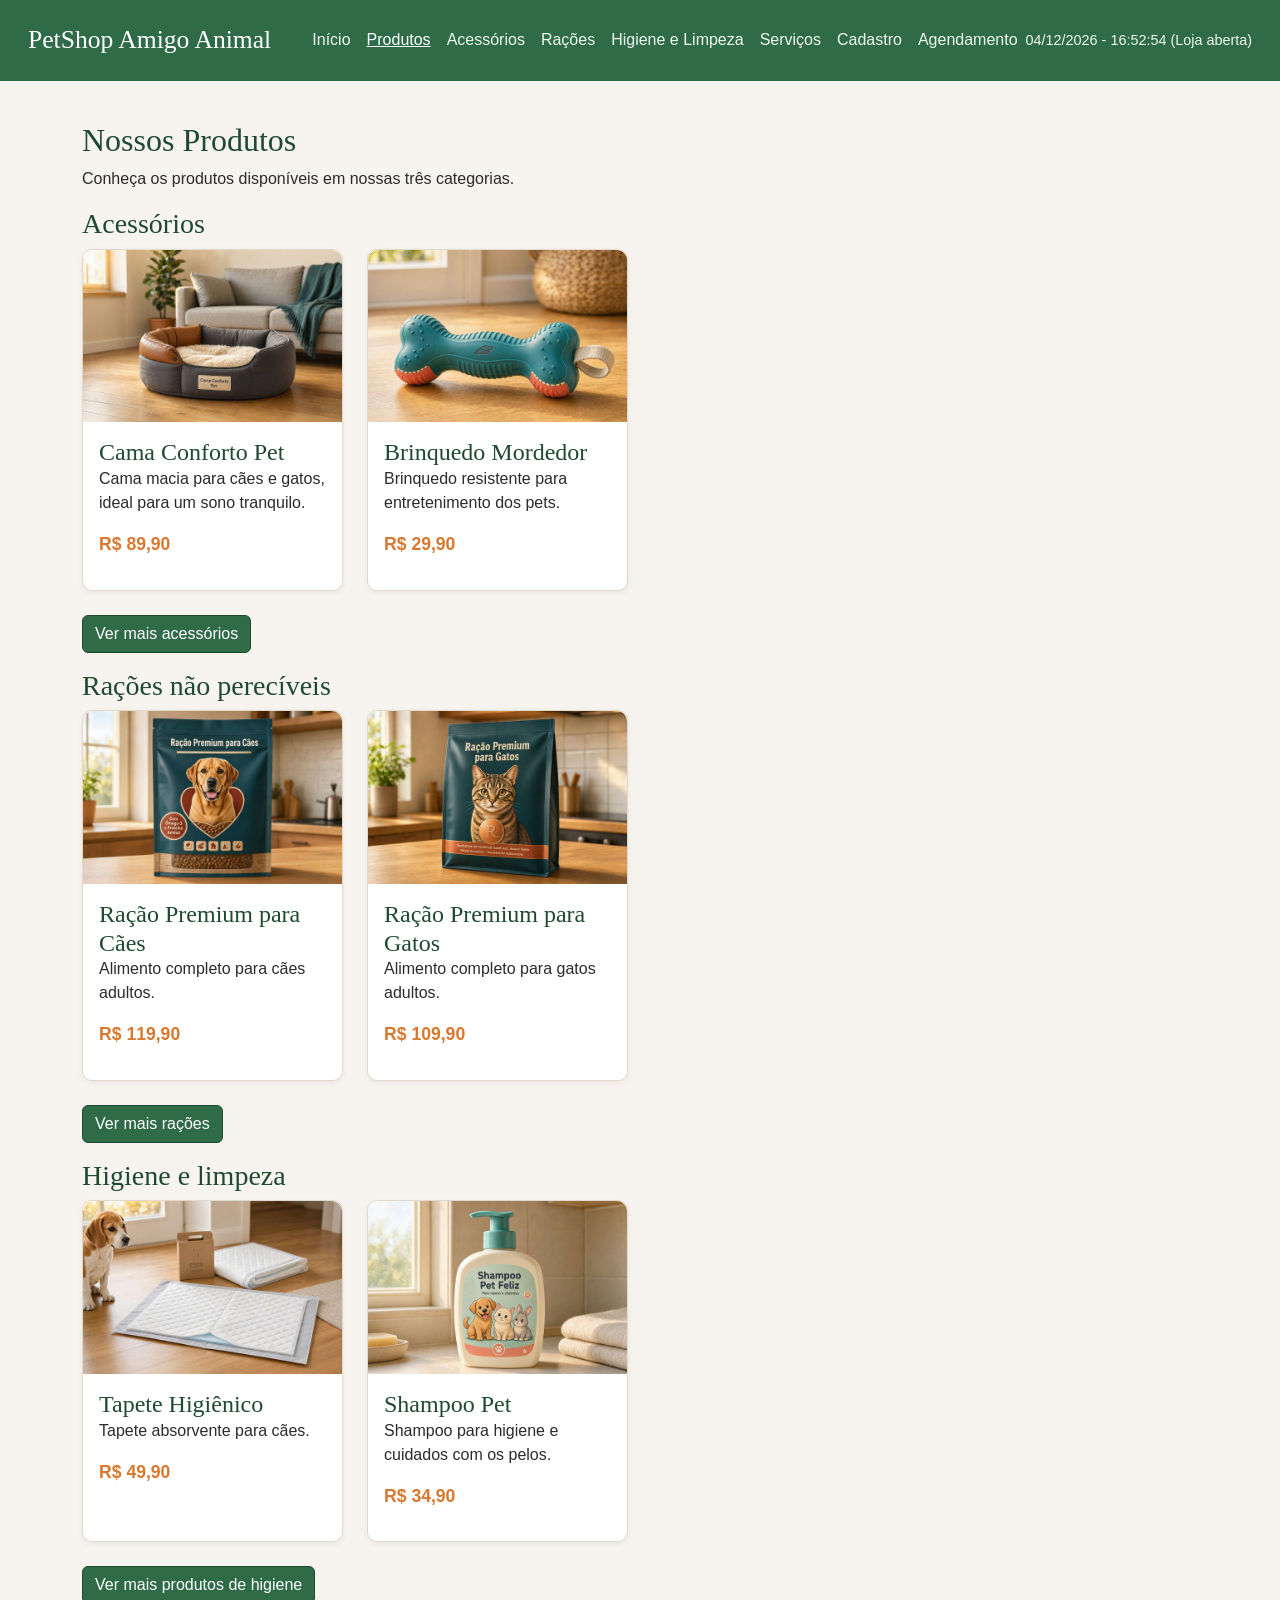
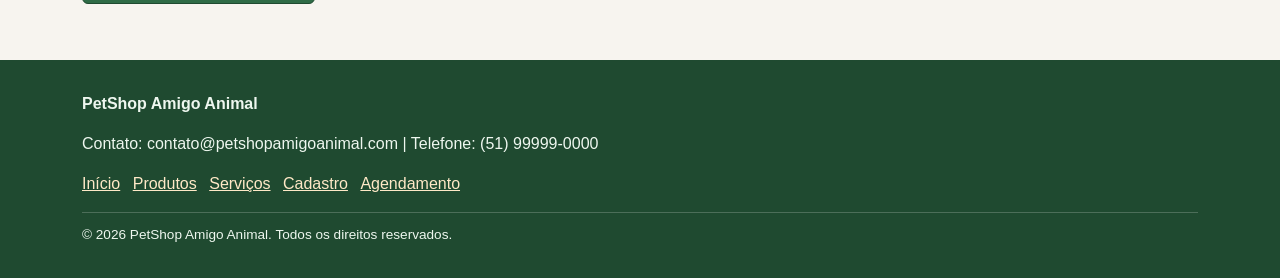
<file: produtos.html>
<!doctype html>
<html lang="pt-BR">
  <head>
    <meta charset="UTF-8" />
    <meta name="viewport" content="width=device-width, initial-scale=1.0" />
    <title>PetShop Amigo Animal - Produtos</title>
    <link
      href="https://cdn.jsdelivr.net/npm/bootstrap@5.3.3/dist/css/bootstrap.min.css"
      rel="stylesheet"
    />
    <link rel="stylesheet" href="css/style.css" />
  </head>
  <body>
    <header class="site-header">
      <nav class="navbar navbar-expand-lg navbar-dark">
        <div class="container-fluid">
          <a class="navbar-brand" href="index.html"
            ><h1>PetShop Amigo Animal</h1></a
          >
          <button
            class="navbar-toggler"
            type="button"
            data-bs-toggle="collapse"
            data-bs-target="#menuPrincipal"
            aria-controls="menuPrincipal"
            aria-expanded="false"
            aria-label="Abrir menu de navegação"
          >
            <span class="navbar-toggler-icon"></span>
          </button>
          <div class="collapse navbar-collapse" id="menuPrincipal">
            <ul class="navbar-nav ms-auto mb-2 mb-lg-0">
              <li class="nav-item">
                <a class="nav-link" href="index.html">Início</a>
              </li>
              <li class="nav-item">
                <a
                  class="nav-link active"
                  aria-current="page"
                  href="produtos.html"
                  >Produtos</a
                >
              </li>
              <li class="nav-item">
                <a class="nav-link" href="acessorios.html">Acessórios</a>
              </li>
              <li class="nav-item">
                <a class="nav-link" href="racoes.html">Rações</a>
              </li>
              <li class="nav-item">
                <a class="nav-link" href="higiene.html">Higiene e Limpeza</a>
              </li>
              <li class="nav-item">
                <a class="nav-link" href="servicos.html">Serviços</a>
              </li>
              <li class="nav-item">
                <a class="nav-link" href="cadastro.html">Cadastro</a>
              </li>
              <li class="nav-item">
                <a class="nav-link" href="agendamento.html">Agendamento</a>
              </li>
            </ul>
          </div>
          <div id="relogio" aria-live="polite"></div>
        </div>
      </nav>
    </header>

    <main>
      <section class="secao">
        <div class="container">
          <h2>Nossos Produtos</h2>
          <p>Conheça os produtos disponíveis em nossas três categorias.</p>

          <h3>Acessórios</h3>
          <div class="row g-4 mb-4">
            <div class="col-sm-6 col-lg-3">
              <article class="card-produto">
                <img
                  src="imagens/Acessorio1.jpg"
                  class="w-100"
                  alt="Cama macia para cães e gatos, na cor bege"
                />
                <div class="p-3">
                  <h4 class="card-title">Cama Conforto Pet</h4>
                  <p>
                    Cama macia para cães e gatos, ideal para um sono tranquilo.
                  </p>
                  <p class="preco">R$ 89,90</p>
                </div>
              </article>
            </div>
            <div class="col-sm-6 col-lg-3">
              <article class="card-produto">
                <img
                  src="imagens/Acessorio2.jpg"
                  class="w-100"
                  alt="Brinquedo mordedor resistente na cor verde"
                />
                <div class="p-3">
                  <h4 class="card-title">Brinquedo Mordedor</h4>
                  <p>Brinquedo resistente para entretenimento dos pets.</p>
                  <p class="preco">R$ 29,90</p>
                </div>
              </article>
            </div>
          </div>
          <p>
            <a class="btn btn-petshop" href="acessorios.html"
              >Ver mais acessórios</a
            >
          </p>

          <h3>Rações não perecíveis</h3>
          <div class="row g-4 mb-4">
            <div class="col-sm-6 col-lg-3">
              <article class="card-produto">
                <img
                  src="imagens/racao-cao.jpg"
                  class="w-100"
                  alt="Embalagem de ração premium para cães"
                />
                <div class="p-3">
                  <h4 class="card-title">Ração Premium para Cães</h4>
                  <p>Alimento completo para cães adultos.</p>
                  <p class="preco">R$ 119,90</p>
                </div>
              </article>
            </div>
            <div class="col-sm-6 col-lg-3">
              <article class="card-produto">
                <img
                  src="imagens/racao-gato.jpg"
                  class="w-100"
                  alt="Embalagem de ração premium para gatos"
                />
                <div class="p-3">
                  <h4 class="card-title">Ração Premium para Gatos</h4>
                  <p>Alimento completo para gatos adultos.</p>
                  <p class="preco">R$ 109,90</p>
                </div>
              </article>
            </div>
          </div>
          <p>
            <a class="btn btn-petshop" href="racoes.html">Ver mais rações</a>
          </p>

          <h3>Higiene e limpeza</h3>
          <div class="row g-4 mb-4">
            <div class="col-sm-6 col-lg-3">
              <article class="card-produto">
                <img
                  src="imagens/tapete.jpg"
                  class="w-100"
                  alt="Tapete higiênico absorvente para cães"
                />
                <div class="p-3">
                  <h4 class="card-title">Tapete Higiênico</h4>
                  <p>Tapete absorvente para cães.</p>
                  <p class="preco">R$ 49,90</p>
                </div>
              </article>
            </div>
            <div class="col-sm-6 col-lg-3">
              <article class="card-produto">
                <img
                  src="imagens/shampoo-pet.jpg"
                  class="w-100"
                  alt="Frasco de shampoo para pets"
                />
                <div class="p-3">
                  <h4 class="card-title">Shampoo Pet</h4>
                  <p>Shampoo para higiene e cuidados com os pelos.</p>
                  <p class="preco">R$ 34,90</p>
                </div>
              </article>
            </div>
          </div>
          <p>
            <a class="btn btn-petshop" href="higiene.html"
              >Ver mais produtos de higiene</a
            >
          </p>
        </div>
      </section>
    </main>

    <footer class="site-footer">
      <div class="container">
        <p><strong>PetShop Amigo Animal</strong></p>
        <p></p>
        <p>
          Contato: contato@petshopamigoanimal.com | Telefone: (51) 99999-0000
        </p>
        <nav aria-label="Links do rodapé">
          <ul class="list-inline">
            <li class="list-inline-item"><a href="index.html">Início</a></li>
            <li class="list-inline-item">
              <a href="produtos.html">Produtos</a>
            </li>
            <li class="list-inline-item">
              <a href="servicos.html">Serviços</a>
            </li>
            <li class="list-inline-item">
              <a href="cadastro.html">Cadastro</a>
            </li>
            <li class="list-inline-item">
              <a href="agendamento.html">Agendamento</a>
            </li>
          </ul>
        </nav>
        <p class="copyright">
          &copy; 2026 PetShop Amigo Animal. Todos os direitos reservados.
        </p>
      </div>
    </footer>

    <script src="https://cdn.jsdelivr.net/npm/bootstrap@5.3.3/dist/js/bootstrap.bundle.min.js"></script>
    <script src="js/script.js"></script>
  </body>
</html>
</file>
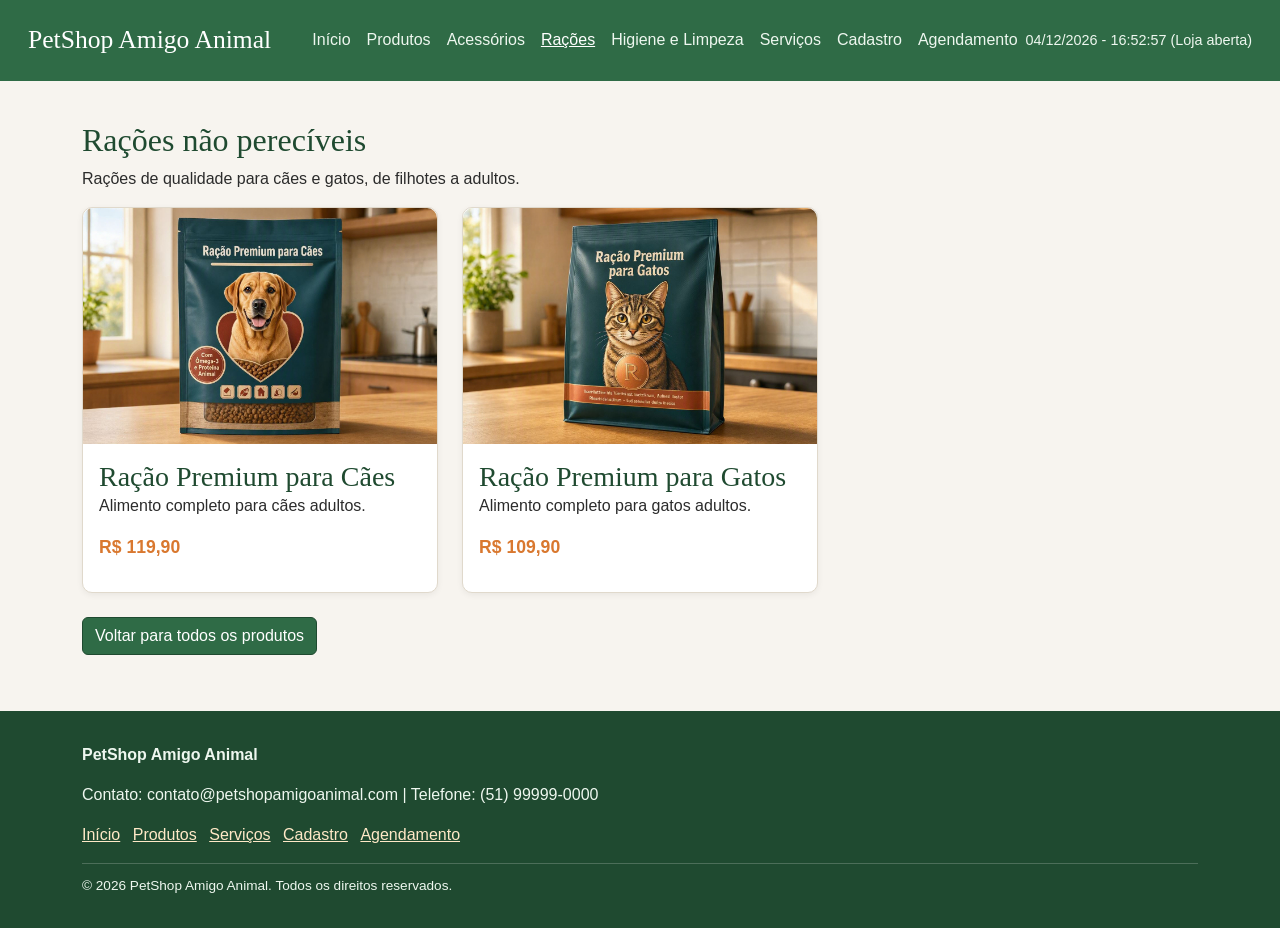
<file: racoes.html>
<!doctype html>
<html lang="pt-BR">
  <head>
    <meta charset="UTF-8" />
    <meta name="viewport" content="width=device-width, initial-scale=1.0" />
    <title>PetShop Amigo Animal - Rações</title>
    <link
      href="https://cdn.jsdelivr.net/npm/bootstrap@5.3.3/dist/css/bootstrap.min.css"
      rel="stylesheet"
    />
    <link rel="stylesheet" href="css/style.css" />
  </head>
  <body>
    <header class="site-header">
      <nav class="navbar navbar-expand-lg navbar-dark">
        <div class="container-fluid">
          <a class="navbar-brand" href="index.html"
            ><h1>PetShop Amigo Animal</h1></a
          >
          <button
            class="navbar-toggler"
            type="button"
            data-bs-toggle="collapse"
            data-bs-target="#menuPrincipal"
            aria-controls="menuPrincipal"
            aria-expanded="false"
            aria-label="Abrir menu de navegação"
          >
            <span class="navbar-toggler-icon"></span>
          </button>
          <div class="collapse navbar-collapse" id="menuPrincipal">
            <ul class="navbar-nav ms-auto mb-2 mb-lg-0">
              <li class="nav-item">
                <a class="nav-link" href="index.html">Início</a>
              </li>
              <li class="nav-item">
                <a class="nav-link" href="produtos.html">Produtos</a>
              </li>
              <li class="nav-item">
                <a class="nav-link" href="acessorios.html">Acessórios</a>
              </li>
              <li class="nav-item">
                <a
                  class="nav-link active"
                  aria-current="page"
                  href="racoes.html"
                  >Rações</a
                >
              </li>
              <li class="nav-item">
                <a class="nav-link" href="higiene.html">Higiene e Limpeza</a>
              </li>
              <li class="nav-item">
                <a class="nav-link" href="servicos.html">Serviços</a>
              </li>
              <li class="nav-item">
                <a class="nav-link" href="cadastro.html">Cadastro</a>
              </li>
              <li class="nav-item">
                <a class="nav-link" href="agendamento.html">Agendamento</a>
              </li>
            </ul>
          </div>
          <div id="relogio" aria-live="polite"></div>
        </div>
      </nav>
    </header>

    <main>
      <section class="secao">
        <div class="container">
          <h2>Rações não perecíveis</h2>
          <p>Rações de qualidade para cães e gatos, de filhotes a adultos.</p>

          <div class="row g-4">
            <div class="col-sm-6 col-lg-4">
              <article class="card-produto">
                <img
                  src="imagens/racao-cao.jpg"
                  class="w-100"
                  alt="Embalagem de ração premium para cães"
                />
                <div class="p-3">
                  <h3 class="card-title">Ração Premium para Cães</h3>
                  <p>Alimento completo para cães adultos.</p>
                  <p class="preco">R$ 119,90</p>
                </div>
              </article>
            </div>
            <div class="col-sm-6 col-lg-4">
              <article class="card-produto">
                <img
                  src="imagens/racao-gato.jpg"
                  class="w-100"
                  alt="Embalagem de ração premium para gatos"
                />
                <div class="p-3">
                  <h3 class="card-title">Ração Premium para Gatos</h3>
                  <p>Alimento completo para gatos adultos.</p>
                  <p class="preco">R$ 109,90</p>
                </div>
              </article>
            </div>
          </div>

          <p class="mt-4">
            <a class="btn btn-petshop" href="produtos.html"
              >Voltar para todos os produtos</a
            >
          </p>
        </div>
      </section>
    </main>

    <footer class="site-footer">
      <div class="container">
        <p><strong>PetShop Amigo Animal</strong></p>
        <p></p>
        <p>
          Contato: contato@petshopamigoanimal.com | Telefone: (51) 99999-0000
        </p>
        <nav aria-label="Links do rodapé">
          <ul class="list-inline">
            <li class="list-inline-item"><a href="index.html">Início</a></li>
            <li class="list-inline-item">
              <a href="produtos.html">Produtos</a>
            </li>
            <li class="list-inline-item">
              <a href="servicos.html">Serviços</a>
            </li>
            <li class="list-inline-item">
              <a href="cadastro.html">Cadastro</a>
            </li>
            <li class="list-inline-item">
              <a href="agendamento.html">Agendamento</a>
            </li>
          </ul>
        </nav>
        <p class="copyright">
          &copy; 2026 PetShop Amigo Animal. Todos os direitos reservados.
        </p>
      </div>
    </footer>

    <script src="https://cdn.jsdelivr.net/npm/bootstrap@5.3.3/dist/js/bootstrap.bundle.min.js"></script>
    <script src="js/script.js"></script>
  </body>
</html>
</file>
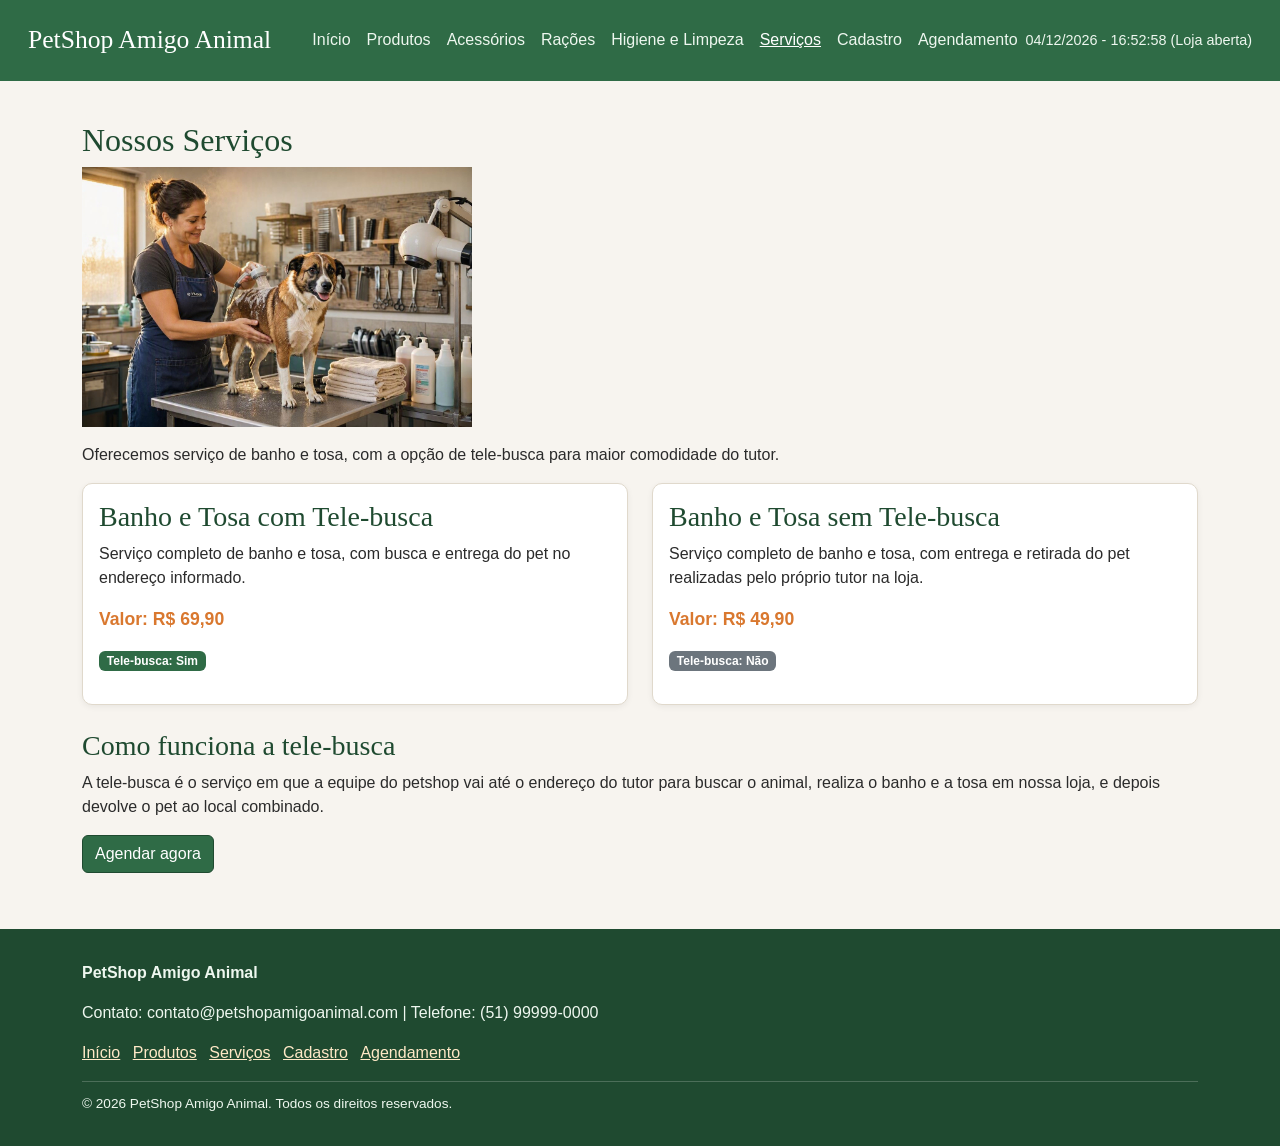
<file: servicos.html>
<!doctype html>
<html lang="pt-BR">
  <head>
    <meta charset="UTF-8" />
    <meta name="viewport" content="width=device-width, initial-scale=1.0" />
    <title>PetShop Amigo Animal - Serviços</title>
    <link
      href="https://cdn.jsdelivr.net/npm/bootstrap@5.3.3/dist/css/bootstrap.min.css"
      rel="stylesheet"
    />
    <link rel="stylesheet" href="css/style.css" />
  </head>
  <body>
    <header class="site-header">
      <nav class="navbar navbar-expand-lg navbar-dark">
        <div class="container-fluid">
          <a class="navbar-brand" href="index.html"
            ><h1>PetShop Amigo Animal</h1></a
          >
          <button
            class="navbar-toggler"
            type="button"
            data-bs-toggle="collapse"
            data-bs-target="#menuPrincipal"
            aria-controls="menuPrincipal"
            aria-expanded="false"
            aria-label="Abrir menu de navegação"
          >
            <span class="navbar-toggler-icon"></span>
          </button>
          <div class="collapse navbar-collapse" id="menuPrincipal">
            <ul class="navbar-nav ms-auto mb-2 mb-lg-0">
              <li class="nav-item">
                <a class="nav-link" href="index.html">Início</a>
              </li>
              <li class="nav-item">
                <a class="nav-link" href="produtos.html">Produtos</a>
              </li>
              <li class="nav-item">
                <a class="nav-link" href="acessorios.html">Acessórios</a>
              </li>
              <li class="nav-item">
                <a class="nav-link" href="racoes.html">Rações</a>
              </li>
              <li class="nav-item">
                <a class="nav-link" href="higiene.html">Higiene e Limpeza</a>
              </li>
              <li class="nav-item">
                <a
                  class="nav-link active"
                  aria-current="page"
                  href="servicos.html"
                  >Serviços</a
                >
              </li>
              <li class="nav-item">
                <a class="nav-link" href="cadastro.html">Cadastro</a>
              </li>
              <li class="nav-item">
                <a class="nav-link" href="agendamento.html">Agendamento</a>
              </li>
            </ul>
          </div>
          <div id="relogio" aria-live="polite"></div>
        </div>
      </nav>
    </header>

    <main>
      <section class="secao">
        <div class="container">
          <h2>Nossos Serviços</h2>
          <img
            src="imagens/banho-e-tosa.jpg"
            class="img-fluid mb-3"
            style="max-height: 260px"
            alt="Ilustração representando o serviço de banho e tosa"
          />
          <p>
            Oferecemos serviço de banho e tosa, com a opção de tele-busca para
            maior comodidade do tutor.
          </p>

          <div class="row g-4">
            <div class="col-md-6">
              <article class="card-produto p-3">
                <h3>Banho e Tosa com Tele-busca</h3>
                <p>
                  Serviço completo de banho e tosa, com busca e entrega do pet
                  no endereço informado.
                </p>
                <p class="preco">Valor: R$ 69,90</p>
                <!-- Não depende só da cor: o texto "Tele-busca: Sim" está sempre explícito -->
                <p>
                  <span class="badge badge-tele-busca-sim"
                    >Tele-busca: Sim</span
                  >
                </p>
              </article>
            </div>
            <div class="col-md-6">
              <article class="card-produto p-3">
                <h3>Banho e Tosa sem Tele-busca</h3>
                <p>
                  Serviço completo de banho e tosa, com entrega e retirada do
                  pet realizadas pelo próprio tutor na loja.
                </p>
                <p class="preco">Valor: R$ 49,90</p>
                <p>
                  <span class="badge badge-tele-busca-nao"
                    >Tele-busca: Não</span
                  >
                </p>
              </article>
            </div>
          </div>

          <section class="mt-4">
            <h3>Como funciona a tele-busca</h3>
            <p>
              A tele-busca é o serviço em que a equipe do petshop vai até o
              endereço do tutor para buscar o animal, realiza o banho e a tosa
              em nossa loja, e depois devolve o pet ao local combinado.
            </p>
          </section>

          <p class="mt-3">
            <a class="btn btn-petshop" href="agendamento.html">Agendar agora</a>
          </p>
        </div>
      </section>
    </main>

    <footer class="site-footer">
      <div class="container">
        <p><strong>PetShop Amigo Animal</strong></p>
        <p></p>
        <p>
          Contato: contato@petshopamigoanimal.com | Telefone: (51) 99999-0000
        </p>
        <nav aria-label="Links do rodapé">
          <ul class="list-inline">
            <li class="list-inline-item"><a href="index.html">Início</a></li>
            <li class="list-inline-item">
              <a href="produtos.html">Produtos</a>
            </li>
            <li class="list-inline-item">
              <a href="servicos.html">Serviços</a>
            </li>
            <li class="list-inline-item">
              <a href="cadastro.html">Cadastro</a>
            </li>
            <li class="list-inline-item">
              <a href="agendamento.html">Agendamento</a>
            </li>
          </ul>
        </nav>
        <p class="copyright">
          &copy; 2026 PetShop Amigo Animal. Todos os direitos reservados.
        </p>
      </div>
    </footer>

    <script src="https://cdn.jsdelivr.net/npm/bootstrap@5.3.3/dist/js/bootstrap.bundle.min.js"></script>
    <script src="js/script.js"></script>
  </body>
</html>
</file>
<file: css/style.css>
/* =========================================================
   PetShop Amigo Animal - Fase 2
   Estilos principais: cores, tipografia, layout e componentes.
   Trabalha em conjunto com o Bootstrap (grid e componentes).
   ========================================================= */

/* ---------- Paleta de cores e tipografia ---------- */

:root {
  --cor-primaria: #2f6b46;
  --cor-primaria-escura: #1f4a30;
  --cor-secundaria: #d9782f;
  --cor-fundo-claro: #f7f4ef;
  --cor-texto: #2b2b2b;
  --fonte-titulo: "Georgia", "Times New Roman", serif;
  --fonte-texto: "Segoe UI", Arial, sans-serif;
}

/* ---------- Configurações gerais ---------- */

body {
  font-family: var(--fonte-texto);
  color: var(--cor-texto);
  background-color: var(--cor-fundo-claro);
}

h1,
h2,
h3,
h4 {
  font-family: var(--fonte-titulo);
  color: var(--cor-primaria-escura);
}

/* ---------- Cabeçalho ---------- */

header.site-header {
  background-color: var(--cor-primaria);
  padding: 0.75rem 1rem;
}

header.site-header h1 {
  color: #ffffff;
  margin: 0;
  font-size: 1.6rem;
}

header.site-header .navbar-nav .nav-link {
  color: #eef7ef;
  font-weight: 500;
}

header.site-header .navbar-nav .nav-link.active,
header.site-header .navbar-nav .nav-link:hover {
  color: #ffffff;
  text-decoration: underline;
}

/* ---------- Foco visível para acessibilidade ---------- */

a:focus,
button:focus,
input:focus,
select:focus,
textarea:focus {
  outline: 3px solid var(--cor-secundaria);
  outline-offset: 2px;
}

/* ---------- Relógio dinâmico (JavaScript) ---------- */

#relogio {
  color: #eef7ef;
  font-size: 0.9rem;
  text-align: right;
}

/* ---------- Cards de produtos e serviços ---------- */

.card-produto {
  border: 1px solid #e0d9cc;
  border-radius: 10px;
  background-color: #ffffff;
  height: 100%;
  box-shadow: 0 2px 6px rgba(0, 0, 0, 0.06);
}

.card-produto img {
  border-top-left-radius: 10px;
  border-top-right-radius: 10px;
}

.card-produto .card-title {
  color: var(--cor-primaria-escura);
}

.card-produto .preco {
  font-weight: bold;
  color: var(--cor-secundaria);
  font-size: 1.1rem;
}

.badge-tele-busca-sim {
  background-color: var(--cor-primaria);
}

.badge-tele-busca-nao {
  background-color: #6c757d;
}

/* ---------- Botões ---------- */

.btn-petshop {
  background-color: var(--cor-primaria);
  border-color: var(--cor-primaria-escura);
  color: #ffffff;
}

.btn-petshop:hover {
  background-color: var(--cor-primaria-escura);
  color: #ffffff;
}

/* ---------- Seções ---------- */

section.secao {
  padding: 2.5rem 0;
}

section.secao-clara {
  background-color: #ffffff;
}

/* =========================================================
   CARROSSEL
   A legenda agora aparece em uma caixa clara e legível,
   sem a faixa verde transparente sobre toda a imagem.
   ========================================================= */

#carrossel-destaques {
  position: relative;
}

#carrossel-destaques .carousel-caption {
  /* Caixa clara para separar o texto da fotografia */
  background-color: rgba(255, 255, 255, 0.96);

  /* Tamanho da caixa */
  width: fit-content;
  max-width: 80%;

  /* Centraliza a caixa horizontalmente */
  left: 50%;
  right: auto;
  transform: translateX(-50%);

  /* Posiciona a caixa próxima à parte inferior */
  bottom: 2.5rem;

  /* Espaçamento interno */
  padding: 1rem 2rem;

  /* Aparência */
  border-radius: 12px;
  box-shadow: 0 4px 15px rgba(0, 0, 0, 0.18);

  /* Garante que o texto fique acima da imagem */
  text-align: center;
}

/* Título do carrossel */

#carrossel-destaques .carousel-caption h3 {
  color: var(--cor-primaria-escura);
  font-family: var(--fonte-titulo);
  font-size: 1.8rem;
  font-weight: bold;

  /* Remove qualquer margem que possa deslocar a legenda */
  margin: 0 0 0.5rem 0;

  /* Garante boa leitura */
  text-shadow: none;
}

/* Texto descritivo do carrossel */

#carrossel-destaques .carousel-caption p {
  color: var(--cor-texto);
  font-family: var(--fonte-texto);
  font-size: 1rem;
  font-weight: 500;

  margin: 0;

  /* Retira sombra do texto */
  text-shadow: none;
}

/* Imagens do carrossel */

#carrossel-destaques img {
  max-height: 380px;
  object-fit: contain;
  background-color: #ffffff;
}

/* Indicadores do carrossel */

#carrossel-destaques .carousel-indicators {
  margin-bottom: 0.75rem;
}

#carrossel-destaques .carousel-indicators button {
  background-color: var(--cor-primaria-escura);
}

/* Botões de navegação do carrossel */

#carrossel-destaques .carousel-control-prev-icon,
#carrossel-destaques .carousel-control-next-icon {
  background-color: rgba(31, 74, 48, 0.75);
  border-radius: 50%;
  padding: 1rem;
  background-size: 60%;
}

/* ---------- Formulários (cadastro e agendamento) ---------- */

.form-secao {
  background-color: #ffffff;
  border: 1px solid #e0d9cc;
  border-radius: 10px;
  padding: 1.5rem;
  margin-bottom: 1.5rem;
}

.form-secao legend {
  color: var(--cor-primaria-escura);
  font-family: var(--fonte-titulo);
}

/* ---------- Mensagens de validação ---------- */

.mensagem-sucesso {
  color: #1f4a30;
  background-color: #e3f3e8;
  border: 1px solid #b8dcc4;
  border-radius: 6px;
  padding: 0.75rem 1rem;
}

.mensagem-erro {
  color: #7a1f1f;
  background-color: #fbe4e4;
  border: 1px solid #eeb4b4;
  border-radius: 6px;
  padding: 0.75rem 1rem;
}

/* ---------- Resumo dinâmico do agendamento ---------- */

#resumo-agendamento {
  background-color: #f2ede2;
  border: 1px dashed var(--cor-secundaria);
  border-radius: 8px;
  padding: 1rem;
}

/* ---------- Rodapé ---------- */

footer.site-footer {
  background-color: var(--cor-primaria-escura);
  color: #eef7ef;
  padding: 2rem 1rem 1rem;
}

footer.site-footer a {
  color: #ffe9c7;
}

footer.site-footer .copyright {
  border-top: 1px solid rgba(255, 255, 255, 0.2);
  margin-top: 1rem;
  padding-top: 0.75rem;
  font-size: 0.85rem;
}

/* =========================================================
   RESPONSIVIDADE
   O Bootstrap já cuida da maior parte do layout responsivo.
   Aqui ajustamos especificamente o carrossel para telas
   menores.
   ========================================================= */

@media (max-width: 576px) {
  header.site-header h1 {
    font-size: 1.3rem;
    text-align: center;
  }

  #relogio {
    text-align: center;
  }

  #carrossel-destaques img {
    max-height: 220px;
  }

  /* Caixa da legenda em celulares */
  #carrossel-destaques .carousel-caption {
    max-width: 88%;
    bottom: 1.5rem;
    padding: 0.7rem 1rem;
    border-radius: 10px;
  }

  #carrossel-destaques .carousel-caption h3 {
    font-size: 1.2rem;
    margin-bottom: 0.3rem;
  }

  #carrossel-destaques .carousel-caption p {
    font-size: 0.85rem;
  }
}
</file>
